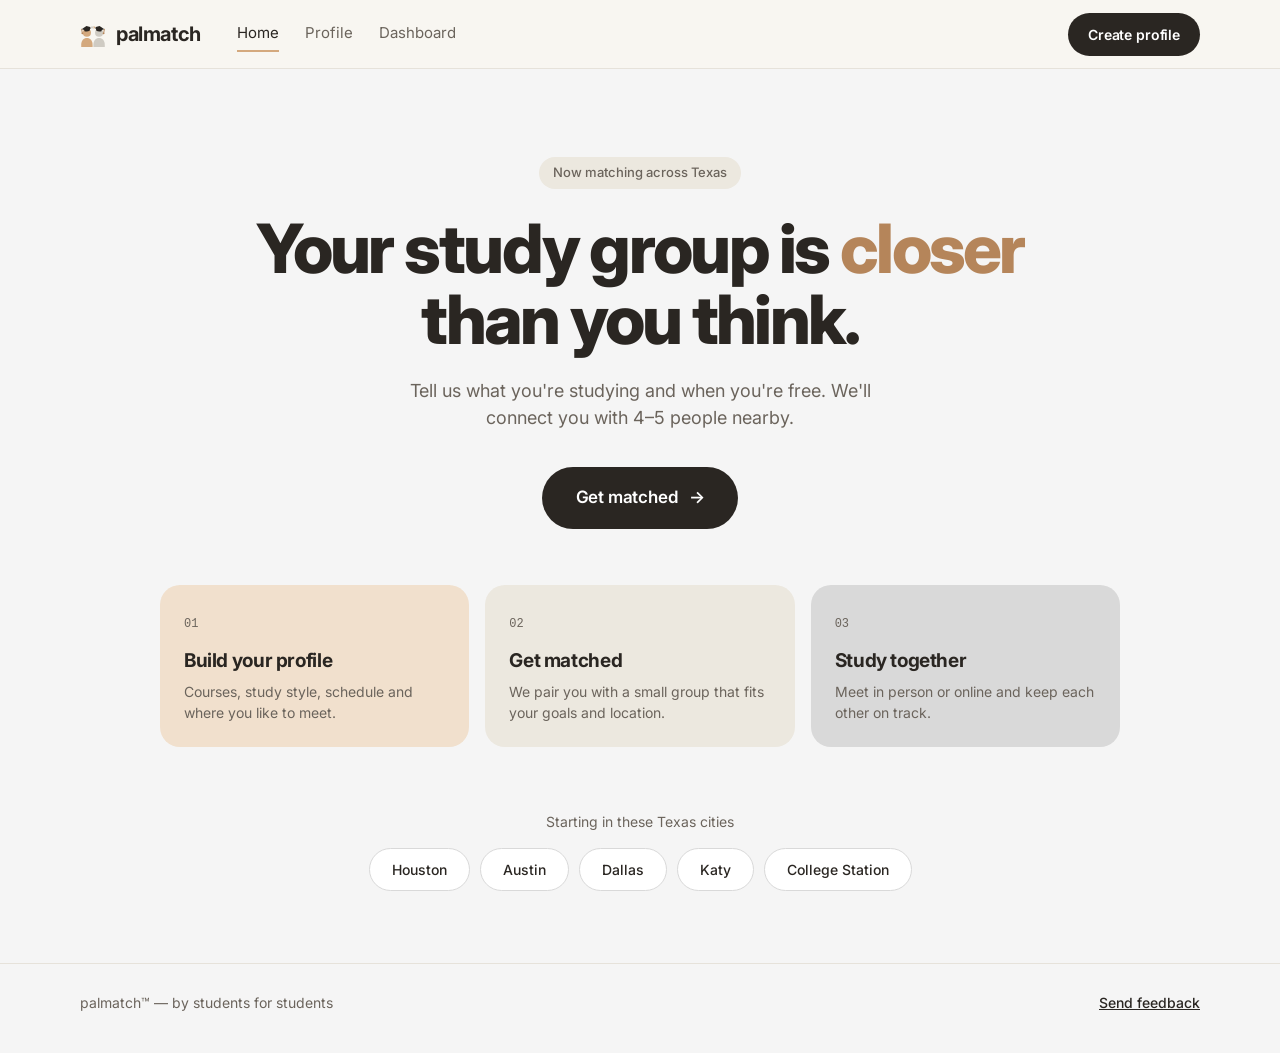
<file: index.html>
<!DOCTYPE html>
<html lang="en">
<head>
  <meta charset="UTF-8" />
  <meta name="viewport" content="width=device-width, initial-scale=1" />
  <title>palmatch</title>
  <link rel="preconnect" href="https://fonts.googleapis.com" />
  <link rel="preconnect" href="https://fonts.gstatic.com" crossorigin />
  <link href="https://fonts.googleapis.com/css2?family=Inter:wght@400;500;600;700;800&display=swap" rel="stylesheet" />
  <link rel="icon" href="favicon.svg" type="image/svg+xml" />
  <link rel="stylesheet" href="styles.css" />
</head>
<body data-page="home">
  <header class="nav">
    <div class="container nav-inner">
      <div class="nav-left">
        <a class="logo" href="index.html"><img class="logo-mark" src="logo-mark.svg" width="26" height="26" alt="">palmatch</a>
        <nav class="nav-links">
          <a href="index.html" class="active">Home</a>
          <a href="profile.html">Profile</a>
          <a href="dashboard.html">Dashboard</a>
        </nav>
      </div>
      <div id="navUser"></div>
    </div>
  </header>

  <main class="container">
    <section class="hero">
      <span class="eyebrow">Now matching across Texas</span>
      <h1>Your study group is <span>closer</span> than you think.</h1>
      <p>Tell us what you're studying and when you're free. We'll connect you with 4–5 people nearby.</p>
      <a class="btn" href="profile.html">Get matched <span>→</span></a>
    </section>

    <section class="steps">
      <div class="step">
        <span class="num">01</span>
        <h3>Build your profile</h3>
        <p>Courses, study style, schedule and where you like to meet.</p>
      </div>
      <div class="step">
        <span class="num">02</span>
        <h3>Get matched</h3>
        <p>We pair you with a small group that fits your goals and location.</p>
      </div>
      <div class="step">
        <span class="num">03</span>
        <h3>Study together</h3>
        <p>Meet in person or online and keep each other on track.</p>
      </div>
    </section>

    <section class="cities">
      <small>Starting in these Texas cities</small>
      <div class="chips">
        <span class="chip">Houston</span><span class="chip">Austin</span><span class="chip">Dallas</span>
        <span class="chip">Katy</span><span class="chip">College Station</span>
      </div>
    </section>
  </main>

  <footer class="footer">
    <div class="container footer-inner">
      <span>palmatch™ — by students for students</span>
      <a href="#">Send feedback</a>
    </div>
  </footer>
  <script src="app.js"></script>
</body>
</html>
</file>
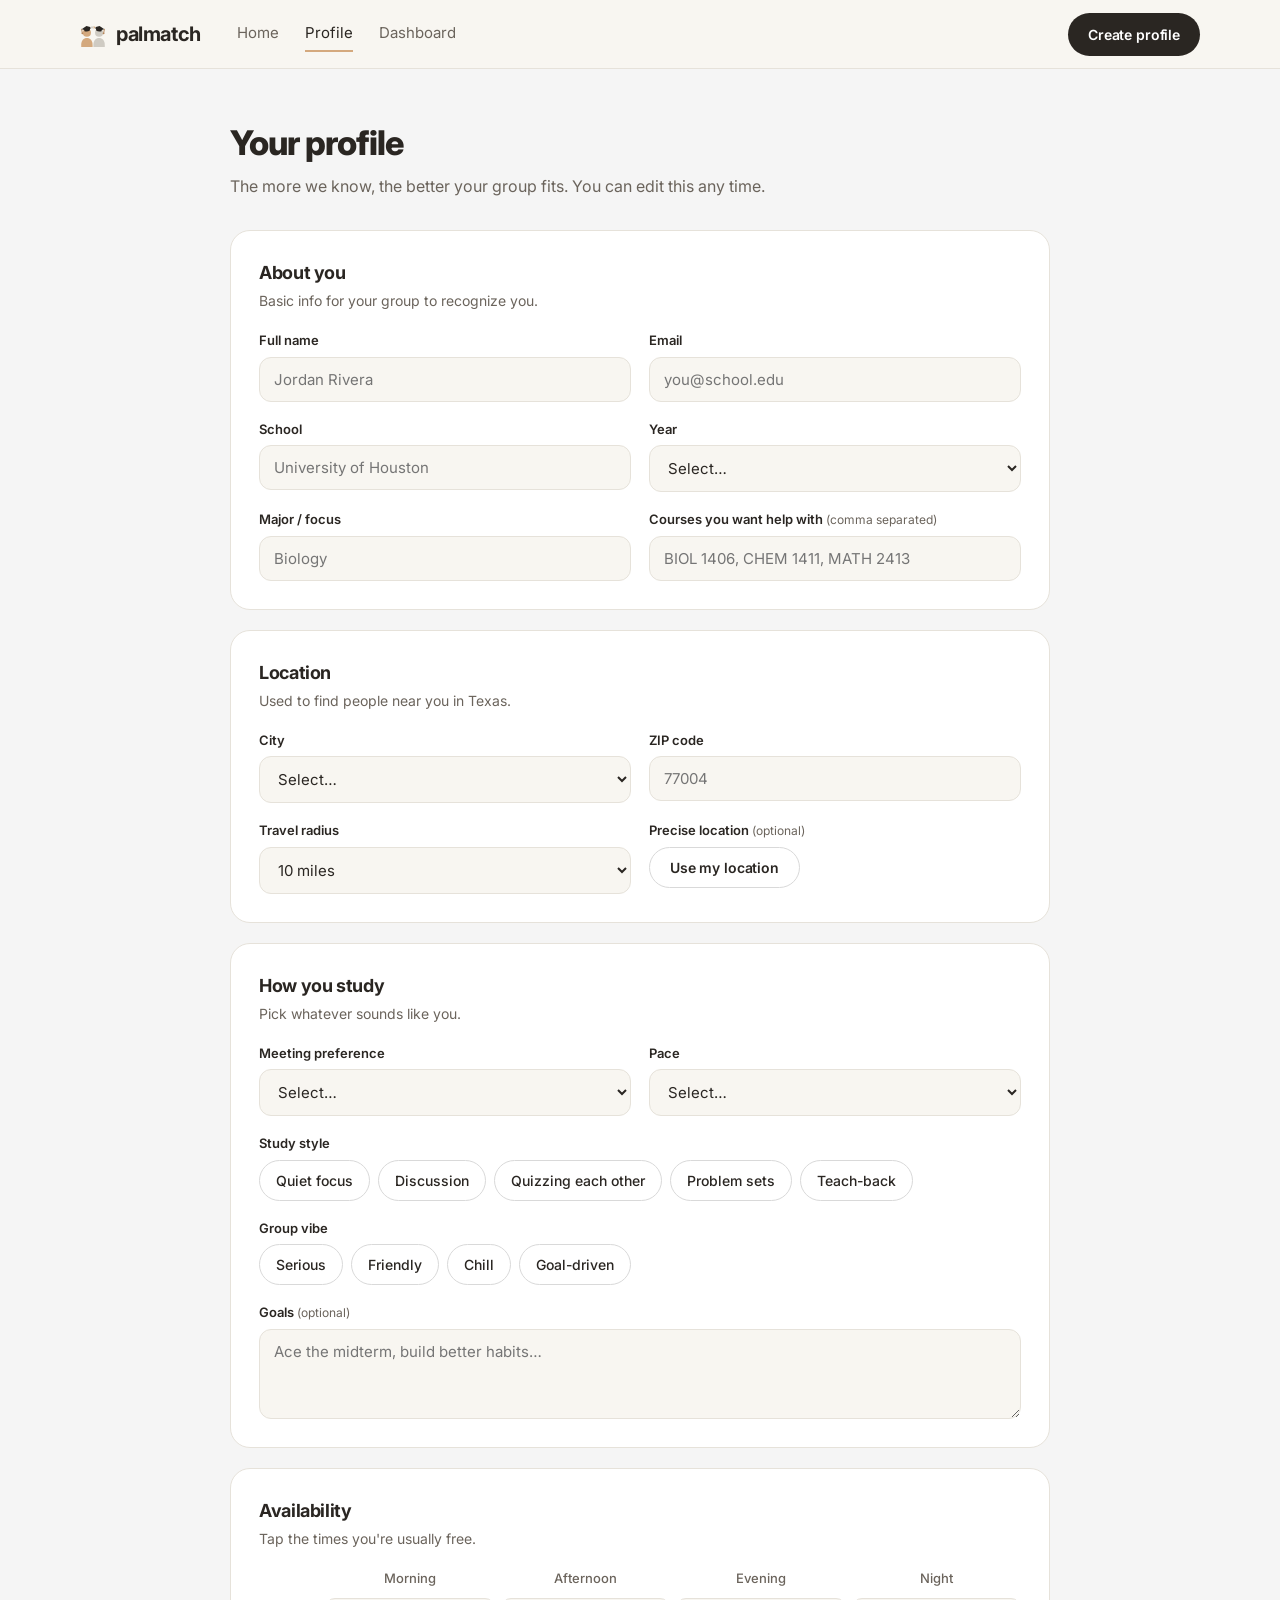
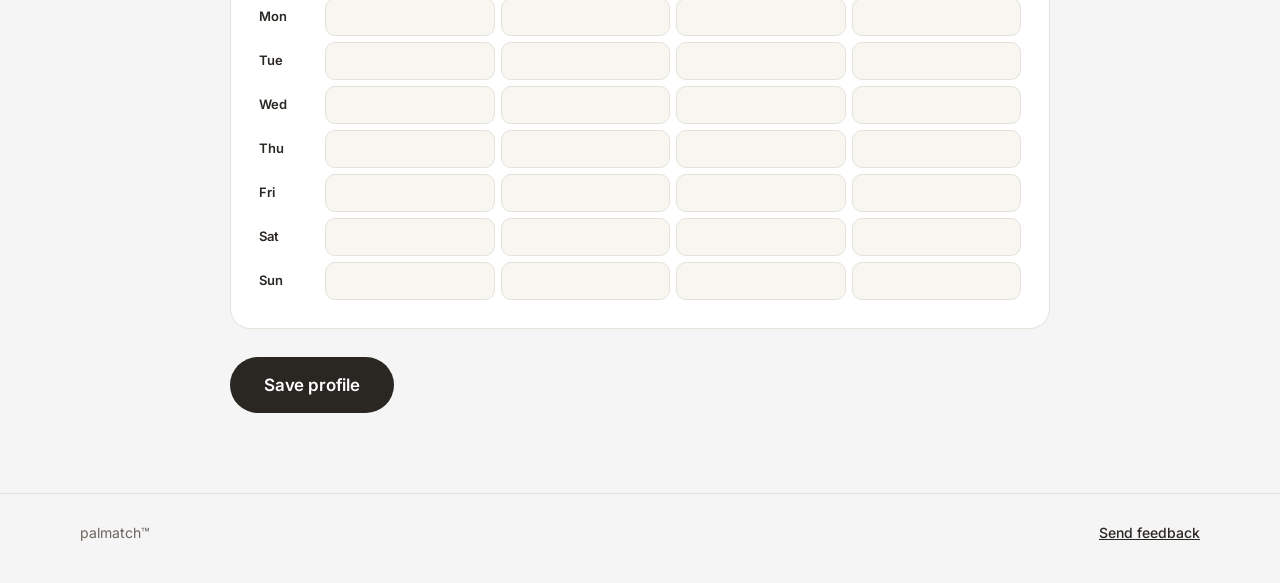
<file: profile.html>
<!DOCTYPE html>
<html lang="en">
<head>
  <meta charset="UTF-8" />
  <meta name="viewport" content="width=device-width, initial-scale=1" />
  <title>Profile | palmatch</title>
  <link rel="preconnect" href="https://fonts.googleapis.com" />
  <link rel="preconnect" href="https://fonts.gstatic.com" crossorigin />
  <link href="https://fonts.googleapis.com/css2?family=Inter:wght@400;500;600;700;800&display=swap" rel="stylesheet" />
  <link rel="icon" href="favicon.svg" type="image/svg+xml" />
  <link rel="stylesheet" href="styles.css" />
</head>
<body data-page="profile">
  <header class="nav">
    <div class="container nav-inner">
      <div class="nav-left">
        <a class="logo" href="index.html"><img class="logo-mark" src="logo-mark.svg" width="26" height="26" alt="">palmatch</a>
        <nav class="nav-links">
          <a href="index.html">Home</a>
          <a href="profile.html" class="active">Profile</a>
          <a href="dashboard.html">Dashboard</a>
        </nav>
      </div>
      <div id="navUser"></div>
    </div>
  </header>

  <main class="container page" style="max-width:820px">
    <div class="page-head">
      <h1>Your profile</h1>
      <p>The more we know, the better your group fits. You can edit this any time.</p>
    </div>

    <form id="profileForm" novalidate>
      <section class="card">
        <h2>About you</h2>
        <p class="sub">Basic info for your group to recognize you.</p>
        <div class="grid-2">
          <div class="field"><label for="name">Full name</label><input type="text" id="name" name="name" required placeholder="Jordan Rivera" /></div>
          <div class="field"><label for="email">Email</label><input type="email" id="email" name="email" required placeholder="you@school.edu" /></div>
          <div class="field"><label for="school">School</label><input type="text" id="school" name="school" placeholder="University of Houston" /></div>
          <div class="field"><label for="year">Year</label>
            <select id="year" name="year">
              <option value="">Select…</option><option>High school</option><option>Freshman</option><option>Sophomore</option>
              <option>Junior</option><option>Senior</option><option>Graduate</option><option>Other</option>
            </select>
          </div>
          <div class="field"><label for="major">Major / focus</label><input type="text" id="major" name="major" placeholder="Biology" /></div>
          <div class="field"><label for="courses">Courses you want help with <span class="hint">(comma separated)</span></label><input type="text" id="courses" name="courses" placeholder="BIOL 1406, CHEM 1411, MATH 2413" /></div>
        </div>
      </section>

      <section class="card">
        <h2>Location</h2>
        <p class="sub">Used to find people near you in Texas.</p>
        <div class="grid-2">
          <div class="field"><label for="city">City</label>
            <select id="city" name="city">
              <option value="">Select…</option>
              <option>Houston</option><option>Austin</option><option>Dallas</option><option>San Antonio</option>
              <option>Fort Worth</option><option>College Station</option><option>El Paso</option><option>Lubbock</option>
              <option>Denton</option><option>San Marcos</option><option>Other Texas city</option>
            </select>
          </div>
          <div class="field"><label for="zip">ZIP code</label><input type="text" id="zip" name="zip" inputmode="numeric" maxlength="5" placeholder="77004" /></div>
          <div class="field"><label for="radius">Travel radius</label>
            <select id="radius" name="radius"><option value="5">5 miles</option><option value="10" selected>10 miles</option><option value="25">25 miles</option><option value="50">50 miles</option></select>
          </div>
          <div class="field"><span class="label">Precise location <span class="hint">(optional)</span></span>
            <div style="display:flex;align-items:center;gap:12px">
              <button type="button" class="btn btn-ghost btn-sm" id="geoBtn">Use my location</button>
              <span class="hint" id="geoStatus"></span>
            </div>
          </div>
        </div>
      </section>

      <section class="card">
        <h2>How you study</h2>
        <p class="sub">Pick whatever sounds like you.</p>
        <div class="grid-2">
          <div class="field"><label for="mode">Meeting preference</label>
            <select id="mode" name="mode"><option value="">Select…</option><option>In person</option><option>Online</option><option>Hybrid</option></select>
          </div>
          <div class="field"><label for="pace">Pace</label>
            <select id="pace" name="pace"><option value="">Select…</option><option>Relaxed</option><option>Steady</option><option>Intense</option></select>
          </div>
          <div class="field full"><span class="label">Study style</span>
            <div class="options">
              <label class="option"><input type="checkbox" name="styles" value="Quiet focus" /><span>Quiet focus</span></label>
              <label class="option"><input type="checkbox" name="styles" value="Discussion" /><span>Discussion</span></label>
              <label class="option"><input type="checkbox" name="styles" value="Quizzing" /><span>Quizzing each other</span></label>
              <label class="option"><input type="checkbox" name="styles" value="Problem sets" /><span>Problem sets</span></label>
              <label class="option"><input type="checkbox" name="styles" value="Teach-back" /><span>Teach-back</span></label>
            </div>
          </div>
          <div class="field full"><span class="label">Group vibe</span>
            <div class="options">
              <label class="option"><input type="checkbox" name="vibe" value="Serious" /><span>Serious</span></label>
              <label class="option"><input type="checkbox" name="vibe" value="Friendly" /><span>Friendly</span></label>
              <label class="option"><input type="checkbox" name="vibe" value="Chill" /><span>Chill</span></label>
              <label class="option"><input type="checkbox" name="vibe" value="Goal-driven" /><span>Goal-driven</span></label>
            </div>
          </div>
          <div class="field full"><label for="goals">Goals <span class="hint">(optional)</span></label>
            <textarea id="goals" name="goals" placeholder="Ace the midterm, build better habits…"></textarea>
          </div>
        </div>
      </section>

      <section class="card">
        <h2>Availability</h2>
        <p class="sub">Tap the times you're usually free.</p>
        <div class="avail" id="availGrid"></div>
      </section>

      <div class="form-actions">
        <button type="submit" class="btn">Save profile</button>
        <span class="toast" id="toast">Saved ✓</span>
      </div>
    </form>
  </main>

  <footer class="footer">
    <div class="container footer-inner">
      <span>palmatch™</span><a href="#">Send feedback</a>
    </div>
  </footer>
  <script src="app.js"></script>
</body>
</html>
</file>
<file: styles.css>
/* Pal-Match — shared styles */
:root {
  --bg: #f5f5f5;
  --surface: #ffffff;
  --cream: #ece8df;
  --cream-light: #f8f6f1;
  --gray: #d9d9d9;
  --gray-light: #ececec;
  --tan: #d4a97e;
  --tan-dark: #b5855a;
  --tan-light: #f1e0cd;
  --ink: #2a2622;
  --ink-soft: #6b645c;
  --line: #e6e2da;
  --ok: #7da37a;
  --radius: 20px;
  --radius-sm: 12px;
  --font: "Inter", system-ui, -apple-system, "Segoe UI", Roboto, sans-serif;
}

* { box-sizing: border-box; margin: 0; padding: 0; }
html { scroll-behavior: smooth; }
body {
  font-family: var(--font);
  background: var(--bg);
  color: var(--ink);
  line-height: 1.5;
  -webkit-font-smoothing: antialiased;
}
a { color: inherit; text-decoration: none; }
button { font-family: inherit; cursor: pointer; }
.container { width: min(1120px, 100% - 40px); margin: 0 auto; }

/* ---------- Nav ---------- */
.nav {
  background: var(--cream-light);
  border-bottom: 1px solid var(--line);
  position: sticky; top: 0; z-index: 10;
}
.nav-inner { display: flex; align-items: center; justify-content: space-between; height: 68px; }
.nav-left { display: flex; align-items: center; gap: 36px; }
.logo { display: flex; align-items: center; gap: 10px; font-weight: 700; font-size: 20px; letter-spacing: -0.02em; }
.logo-mark { display: block; width: 26px; height: 26px; }
.nav-links { display: flex; gap: 26px; font-size: 15px; color: var(--ink-soft); }
.nav-links a { padding: 6px 0; border-bottom: 2px solid transparent; transition: color .15s; }
.nav-links a:hover, .nav-links a.active { color: var(--ink); }
.nav-links a.active { border-bottom-color: var(--tan); }
#navUser{
  display: flex; flex-direction: row; gap: 5px;
}
.pill-user {
  display: flex; align-items: center; gap: 8px;
  background: var(--tan-light); padding: 8px 16px; border-radius: 999px;
  font-size: 14px; font-weight: 500;
}
.avatar {
  width: 36px; height: 36px; border-radius: 50%;
  background: var(--tan); color: #fff; display: grid; place-items: center;
  font-weight: 600; font-size: 14px;
}

/* ---------- Buttons ---------- */
.btn {
  display: inline-flex; align-items: center; gap: 10px;
  background: var(--ink); color: #fff; border: none;
  padding: 18px 34px; border-radius: 999px;
  font-size: 17px; font-weight: 600; letter-spacing: -0.01em;
  transition: transform .15s, background .15s;
}
.btn:hover { transform: translateY(-2px); background: #000; }
.btn-tan { background: var(--tan); color: var(--ink); }
.btn-tan:hover { background: var(--tan-dark); color: #fff; }
.btn-ghost { background: transparent; color: var(--ink); border: 1px solid var(--gray); }
.btn-ghost:hover { background: var(--cream); color: var(--ink); }
.btn-sm { padding: 11px 20px; font-size: 14px; }

/* ---------- Landing ---------- */
.hero { text-align: center; padding: 88px 0 56px; }
.eyebrow {
  display: inline-block; background: var(--cream); color: var(--ink-soft);
  font-size: 13px; font-weight: 500; padding: 6px 14px; border-radius: 999px; margin-bottom: 24px;
}
.hero h1 {
  font-size: clamp(40px, 6.5vw, 68px); line-height: 1.05;
  font-weight: 800; letter-spacing: -0.04em; max-width: 780px; margin: 0 auto 22px;
}
.hero h1 span { color: var(--tan-dark); }
.hero p { font-size: 18px; color: var(--ink-soft); max-width: 520px; margin: 0 auto 36px; }

.steps { display: grid; grid-template-columns: repeat(3, 1fr); gap: 16px; max-width: 960px; margin: 0 auto 64px; }
.step { border-radius: var(--radius); padding: 24px; min-height: 150px; }
.step:nth-child(1) { background: var(--tan-light); }
.step:nth-child(2) { background: var(--cream); }
.step:nth-child(3) { background: var(--gray); }
.step .num { font-family: ui-monospace, "SF Mono", Menlo, monospace; font-size: 12px; color: var(--ink-soft); }
.step h3 { font-size: 19px; margin: 14px 0 6px; letter-spacing: -0.02em; }
.step p { font-size: 14px; color: var(--ink-soft); }

.cities { text-align: center; padding-bottom: 72px; }
.cities small { display: block; font-size: 14px; color: var(--ink-soft); margin-bottom: 16px; }
.chips { display: flex; flex-wrap: wrap; justify-content: center; gap: 10px; }
.chip {
  background: var(--surface); border: 1px solid var(--gray);
  padding: 10px 22px; border-radius: 999px; font-size: 14px; font-weight: 500;
}

.footer { border-top: 1px solid var(--line); padding: 28px 0 40px; }
.footer-inner { display: flex; justify-content: space-between; font-size: 14px; color: var(--ink-soft); }
.footer a { color: var(--ink); text-decoration: underline; font-weight: 500; }

/* ---------- Page layout ---------- */
.page { padding: 48px 0 80px; }
.page-head { margin-bottom: 32px; }
.page-head h1 { font-size: 34px; letter-spacing: -0.03em; font-weight: 800; }
.page-head p { color: var(--ink-soft); margin-top: 6px; }

.card { background: var(--surface); border: 1px solid var(--line); border-radius: var(--radius); padding: 28px; }
.card + .card { margin-top: 20px; }
.card h2 { font-size: 18px; letter-spacing: -0.02em; margin-bottom: 4px; }
.card .sub { font-size: 14px; color: var(--ink-soft); margin-bottom: 20px; }

/* ---------- Forms ---------- */
.grid-2 { display: grid; grid-template-columns: 1fr 1fr; gap: 18px; }
.field { display: flex; flex-direction: column; gap: 6px; }
.field.full { grid-column: 1 / -1; }
label, .label { font-size: 13px; font-weight: 600; color: var(--ink); }
.hint { font-size: 12px; color: var(--ink-soft); font-weight: 400; }
input[type=text], input[type=email], input[type=number], select, textarea {
  font-family: inherit; font-size: 15px; color: var(--ink);
  background: var(--cream-light); border: 1px solid var(--line);
  border-radius: var(--radius-sm); padding: 12px 14px; width: 100%;
  transition: border-color .15s, box-shadow .15s;
}
textarea { resize: vertical; min-height: 90px; }
input:focus, select:focus, textarea:focus {
  outline: none; border-color: var(--tan); box-shadow: 0 0 0 4px rgba(212,169,126,.22); background: #fff;
}

.options { display: flex; flex-wrap: wrap; gap: 8px; }
.option input { position: absolute; opacity: 0; pointer-events: none; }
.option span {
  display: inline-block; padding: 9px 16px; border-radius: 999px;
  border: 1px solid var(--gray); background: var(--surface);
  font-size: 14px; font-weight: 500; cursor: pointer; transition: all .15s; user-select: none;
}
.option span:hover { background: var(--cream); }
.option input:checked + span { background: var(--tan); border-color: var(--tan); color: var(--ink); }
.option input:focus-visible + span { box-shadow: 0 0 0 4px rgba(212,169,126,.3); }

/* availability grid */
.avail { display: grid; grid-template-columns: 60px repeat(4, 1fr); gap: 6px; font-size: 13px; }
.avail .head { text-align: center; color: var(--ink-soft); font-weight: 500; padding-bottom: 4px; }
.avail .day { display: flex; align-items: center; font-weight: 600; }
.slot {
  height: 38px; border: 1px solid var(--line); background: var(--cream-light);
  border-radius: 10px; transition: all .12s;
}
.slot:hover { background: var(--cream); }
.slot.on { background: var(--tan); border-color: var(--tan); }

.form-actions { display: flex; align-items: center; gap: 16px; margin-top: 28px; }
.toast {
  color: var(--ok); font-weight: 600; font-size: 14px; opacity: 0; transition: opacity .2s;
}
.toast.show { opacity: 1; }

/* ---------- Dashboard ---------- */
.dash-grid { display: grid; grid-template-columns: 2fr 1fr; gap: 20px; align-items: start; }
.dash-grid .card + .card { margin-top: 0; }
.stack { display: grid; gap: 20px; }
.stats { display: grid; grid-template-columns: repeat(3, 1fr); gap: 14px; margin-bottom: 20px; }
.stat { border-radius: var(--radius); padding: 22px; }
.stat:nth-child(1) { background: var(--tan-light); }
.stat:nth-child(2) { background: var(--cream); }
.stat:nth-child(3) { background: var(--gray); }
.stat .k { font-size: 13px; color: var(--ink-soft); }
.stat .v { font-size: 30px; font-weight: 800; letter-spacing: -0.03em; margin-top: 6px; }

.progress { height: 10px; background: var(--gray-light); border-radius: 999px; overflow: hidden; margin: 12px 0 8px; }
.progress div { height: 100%; background: var(--tan); border-radius: 999px; transition: width .5s; }

.seats { display: flex; gap: 12px; margin: 18px 0 20px; }
.seat {
  width: 56px; height: 56px; border-radius: 50%;
  border: 2px dashed var(--gray); display: grid; place-items: center;
  color: var(--ink-soft); font-size: 20px;
}
.seat.you { background: var(--tan); border: none; color: #fff; font-weight: 700; font-size: 16px; }
.seat.optional { opacity: .45; }

.summary { display: grid; gap: 14px; }
.summary-row { display: flex; justify-content: space-between; gap: 16px; font-size: 14px; padding-bottom: 12px; border-bottom: 1px solid var(--line); }
.summary-row:last-child { border: 0; padding: 0; }
.summary-row .k { color: var(--ink-soft); }
.summary-row .v { font-weight: 600; text-align: right; }

.tag { display: inline-block; background: var(--cream); padding: 4px 12px; border-radius: 999px; font-size: 12px; font-weight: 500; margin: 2px 4px 2px 0; }
.status-dot { display: inline-block; width: 8px; height: 8px; border-radius: 50%; background: var(--tan); margin-right: 8px; }
.empty { text-align: center; color: var(--ink-soft); font-size: 14px; padding: 18px 0; }
.mini-avail { display: grid; grid-template-columns: 40px repeat(4, 1fr); gap: 4px; font-size: 11px; }
.mini-avail .cell { height: 20px; border-radius: 6px; background: var(--cream-light); border: 1px solid var(--line); }
.mini-avail .cell.on { background: var(--tan); border-color: var(--tan); }
.mini-avail .head { text-align: center; color: var(--ink-soft); }
.mini-avail .day { display: flex; align-items: center; color: var(--ink-soft); }

@media (max-width: 820px) {
  .steps, .stats { grid-template-columns: 1fr; }
  .dash-grid, .grid-2 { grid-template-columns: 1fr; }
  .nav-links { display: none; }
  .hero { padding-top: 56px; }
}
</file>
